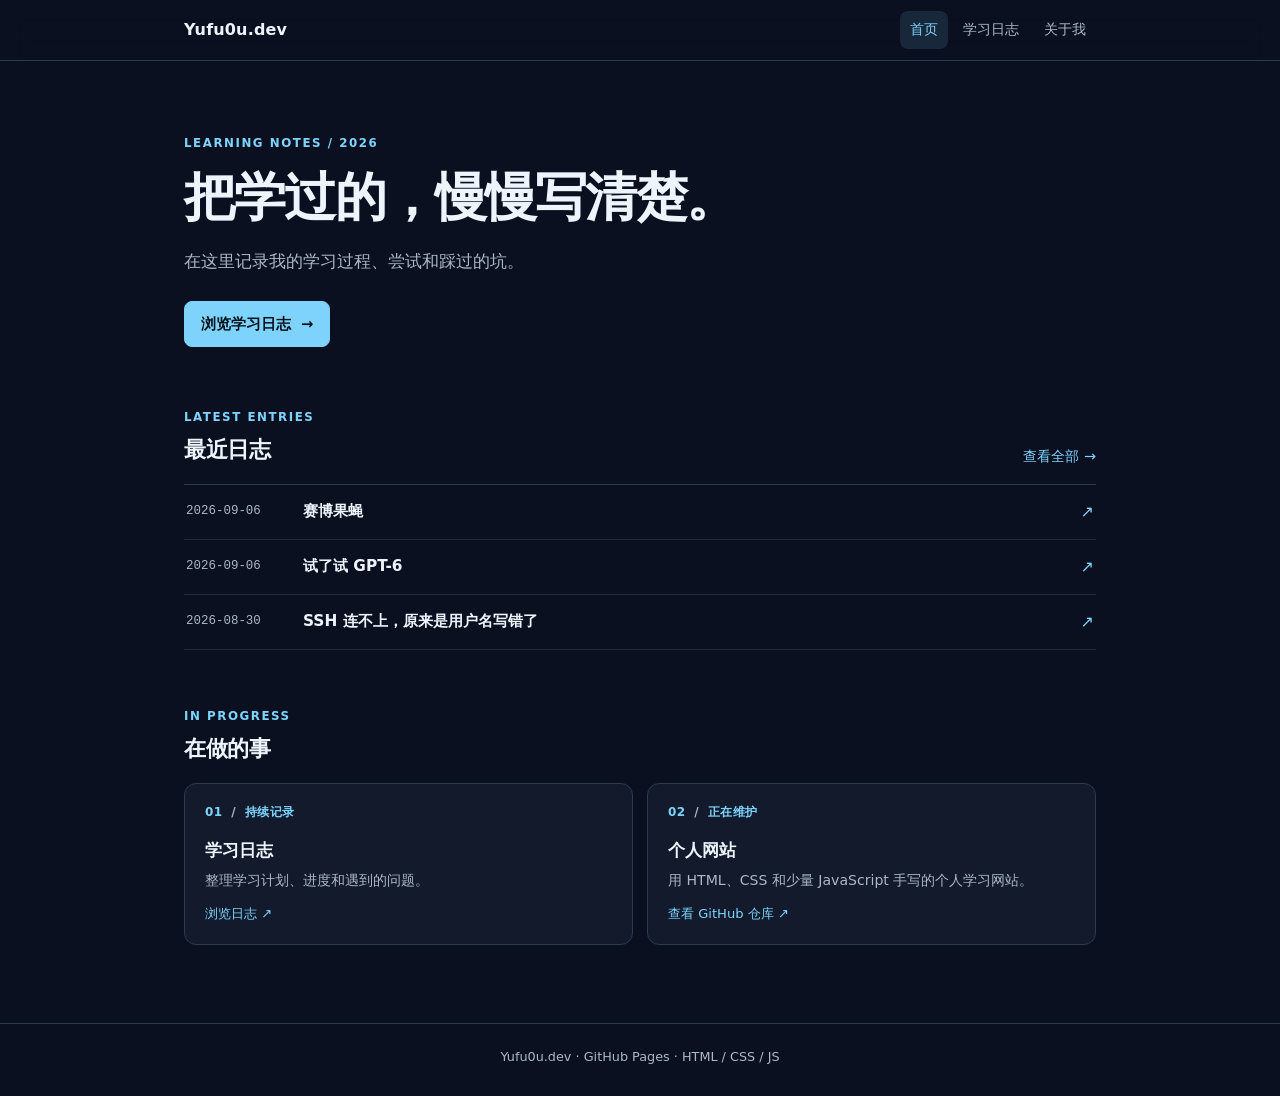
<file: index.html>
<!DOCTYPE html>
<html lang="zh-CN">
<head>
    <meta charset="UTF-8">
    <meta name="viewport" content="width=device-width, initial-scale=1.0">
    <title>Yufu0u 的学习手记</title>
    <meta name="description" content="记录学习过程、尝试和踩过的坑，也方便以后重新找到它们。">
    <link rel="canonical" href="https://yufu0u.github.io/">
    <link rel="icon" href="favicon.svg" type="image/svg+xml">
    <link rel="stylesheet" href="style.css">
    <meta property="og:type" content="website">
    <meta property="og:site_name" content="Yufu0u.dev">
    <meta property="og:title" content="Yufu0u 的学习手记">
    <meta property="og:description" content="记录学习过程、尝试和踩过的坑，也方便以后重新找到它们。">
    <meta property="og:url" content="https://yufu0u.github.io/">
    <meta name="twitter:card" content="summary">
</head>
<body>
    <a class="skip-link" href="#main">跳到正文</a>

    <nav class="nav" aria-label="主导航">
        <div class="nav-inner">
            <a href="index.html" class="nav-logo">Yufu0u.dev</a>
            <div class="nav-links">
                <a href="index.html" class="active" aria-current="page">首页</a>
                <a href="blog.html">学习日志</a>
                <a href="about.html">关于我</a>
            </div>
        </div>
    </nav>

    <main id="main">
        <header class="hero">
            <p class="eyebrow">LEARNING NOTES <span aria-hidden="true">/</span> 2026</p>
            <h1>把学过的，<br class="mobile-break">慢慢写清楚。</h1>
            <p class="hero-desc">在这里记录我的学习过程、尝试和踩过的坑。</p>
            <a class="btn" href="blog.html">浏览学习日志 <span aria-hidden="true">→</span></a>
        </header>

        <section class="section recent-section" aria-labelledby="recent-heading">
            <div class="section-head">
                <div>
                    <p class="eyebrow">LATEST ENTRIES</p>
                    <h2 id="recent-heading">最近日志</h2>
                </div>
                <a class="text-link" href="blog.html">查看全部 <span aria-hidden="true">→</span></a>
            </div>
            <ol class="recent-list">
                <li>
                    <a href="posts/2026-09-06-cyber-fruit-fly.html">
                        <time datetime="2026-09-06">2026-09-06</time>
                        <span class="recent-title">赛博果蝇</span>
                        <span class="recent-arrow" aria-hidden="true">↗</span>
                    </a>
                </li>
                <li>
                    <a href="posts/2026-09-06-gpt-6-first-look.html">
                        <time datetime="2026-09-06">2026-09-06</time>
                        <span class="recent-title">试了试 GPT-6</span>
                        <span class="recent-arrow" aria-hidden="true">↗</span>
                    </a>
                </li>
                <li>
                    <a href="posts/2026-08-30-ssh-username-case.html">
                        <time datetime="2026-08-30">2026-08-30</time>
                        <span class="recent-title">SSH 连不上，原来是用户名写错了</span>
                        <span class="recent-arrow" aria-hidden="true">↗</span>
                    </a>
                </li>
            </ol>
        </section>

        <section class="section projects-section" aria-labelledby="projects-heading">
            <div class="section-head">
                <div>
                    <p class="eyebrow">IN PROGRESS</p>
                    <h2 id="projects-heading">在做的事</h2>
                </div>
            </div>
            <div class="cards">
                <a class="card" href="blog.html">
                    <span class="card-index">01 <span aria-hidden="true">/</span> 持续记录</span>
                    <h3>学习日志</h3>
                    <p>整理学习计划、进度和遇到的问题。</p>
                    <span class="card-link">浏览日志 <span aria-hidden="true">↗</span></span>
                </a>
                <a class="card" href="https://github.com/Yufu0u/Yufu0u.github.io" target="_blank" rel="noopener noreferrer">
                    <span class="card-index">02 <span aria-hidden="true">/</span> 正在维护</span>
                    <h3>个人网站</h3>
                    <p>用 HTML、CSS 和少量 JavaScript 手写的个人学习网站。</p>
                    <span class="card-link">查看 GitHub 仓库 <span aria-hidden="true">↗</span></span>
                </a>
            </div>
        </section>
    </main>

    <footer class="footer">
        <p>Yufu0u.dev <span aria-hidden="true">·</span> GitHub Pages <span aria-hidden="true">·</span> HTML / CSS / JS</p>
    </footer>
</body>
</html>
</file>
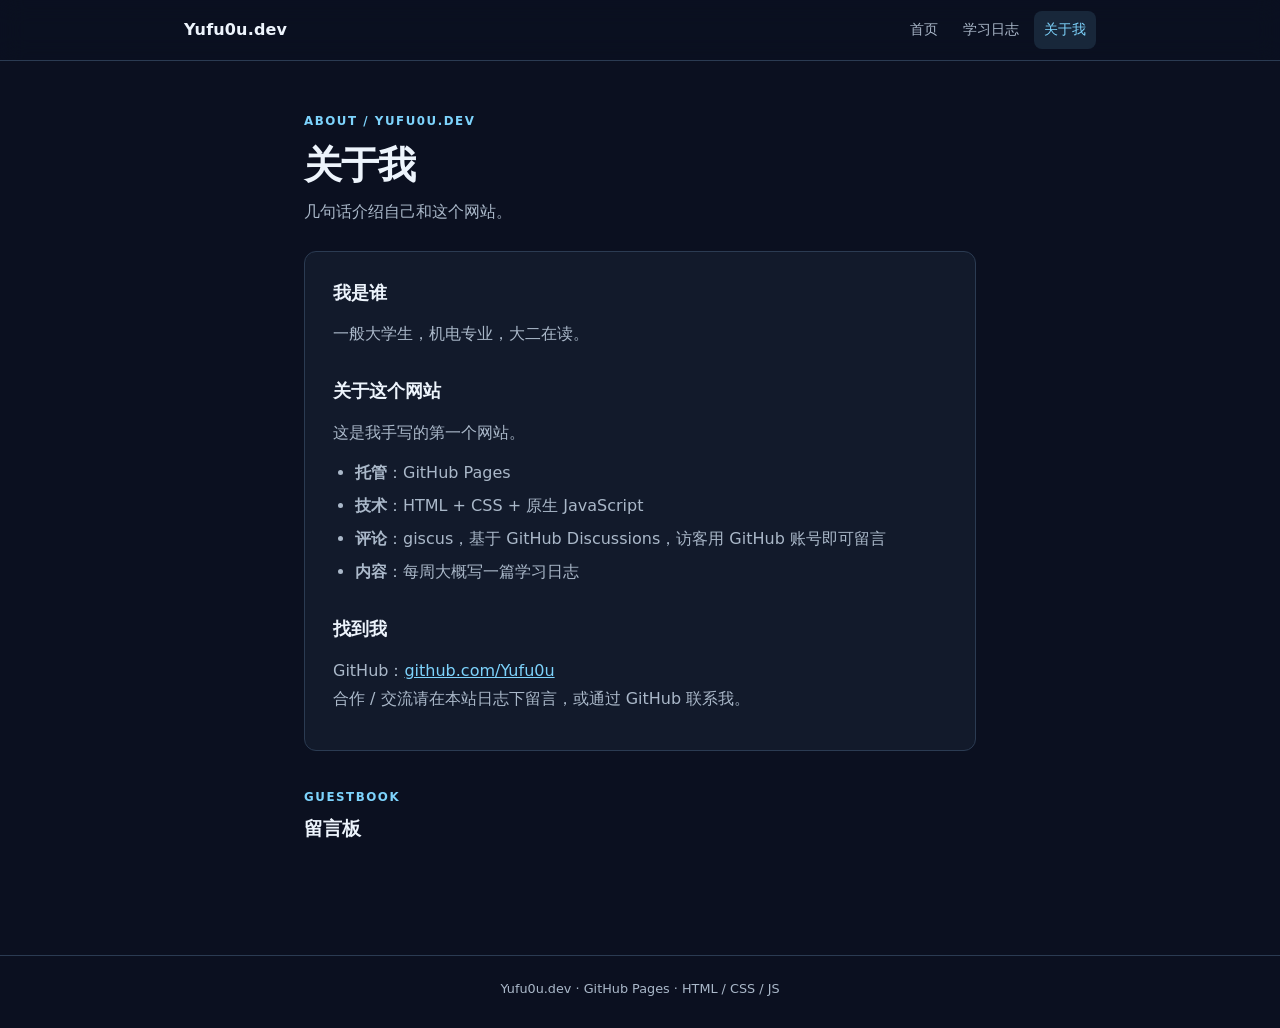
<file: about.html>
<!DOCTYPE html>
<html lang="zh-CN">
<head>
    <meta charset="UTF-8">
    <meta name="viewport" content="width=device-width, initial-scale=1.0">
    <title>关于我 | Yufu0u.dev</title>
    <meta name="description" content="关于 Yufu0u、这个学习网站，以及如何联系我。">
    <link rel="canonical" href="https://yufu0u.github.io/about.html">
    <link rel="icon" href="favicon.svg" type="image/svg+xml">
    <link rel="stylesheet" href="style.css">
    <meta property="og:type" content="website">
    <meta property="og:site_name" content="Yufu0u.dev">
    <meta property="og:title" content="关于我 | Yufu0u.dev">
    <meta property="og:description" content="关于 Yufu0u、这个学习网站，以及如何联系我。">
    <meta property="og:url" content="https://yufu0u.github.io/about.html">
    <meta name="twitter:card" content="summary">
</head>
<body>
    <a class="skip-link" href="#main">跳到正文</a>
    <nav class="nav" aria-label="主导航">
        <div class="nav-inner">
            <a href="index.html" class="nav-logo">Yufu0u.dev</a>
            <div class="nav-links">
                <a href="index.html">首页</a>
                <a href="blog.html">学习日志</a>
                <a href="about.html" class="active" aria-current="page">关于我</a>
            </div>
        </div>
    </nav>
    <main id="main">
        <div class="page">
            <header class="page-heading">
                <p class="eyebrow">ABOUT <span aria-hidden="true">/</span> Yufu0u.dev</p>
                <h1>关于我</h1>
                <p class="page-sub">几句话介绍自己和这个网站。</p>
            </header>
            <article class="post">
                <h2>我是谁</h2>
                <p>一般大学生，机电专业，大二在读。</p>

                <h2>关于这个网站</h2>
                <p>这是我手写的第一个网站。</p>
                <ul>
                    <li><b>托管</b>：GitHub Pages</li>
                    <li><b>技术</b>：HTML + CSS + 原生 JavaScript</li>
                    <li><b>评论</b>：giscus，基于 GitHub Discussions，访客用 GitHub 账号即可留言</li>
                    <li><b>内容</b>：每周大概写一篇学习日志</li>
                </ul>

                <h2>找到我</h2>
                <p>
                    GitHub：<a href="https://github.com/Yufu0u">github.com/Yufu0u</a><br>
                    合作 / 交流请在本站日志下留言，或通过 GitHub 联系我。
                </p>
            </article>
            <section class="comments" aria-labelledby="comments-heading">
                <p class="eyebrow">GUESTBOOK</p>
                <h2 id="comments-heading">留言板</h2>
                <script src="https://giscus.app/client.js"
                        data-repo="Yufu0u/Yufu0u.github.io"
                        data-repo-id="R_kgDOUIkBjw"
                        data-category="General"
                        data-category-id="DIC_kwDOUIkBj84DEgXz"
                        data-mapping="pathname"
                        data-strict="0"
                        data-reactions-enabled="1"
                        data-emit-metadata="0"
                        data-input-position="bottom"
                        data-theme="transparent_dark"
                        data-lang="zh-CN"
                        crossorigin="anonymous"
                        async>
                </script>
            </section>
        </div>
    </main>
    <footer class="footer"><p>Yufu0u.dev <span aria-hidden="true">·</span> GitHub Pages <span aria-hidden="true">·</span> HTML / CSS / JS</p></footer>
</body>
</html>
</file>
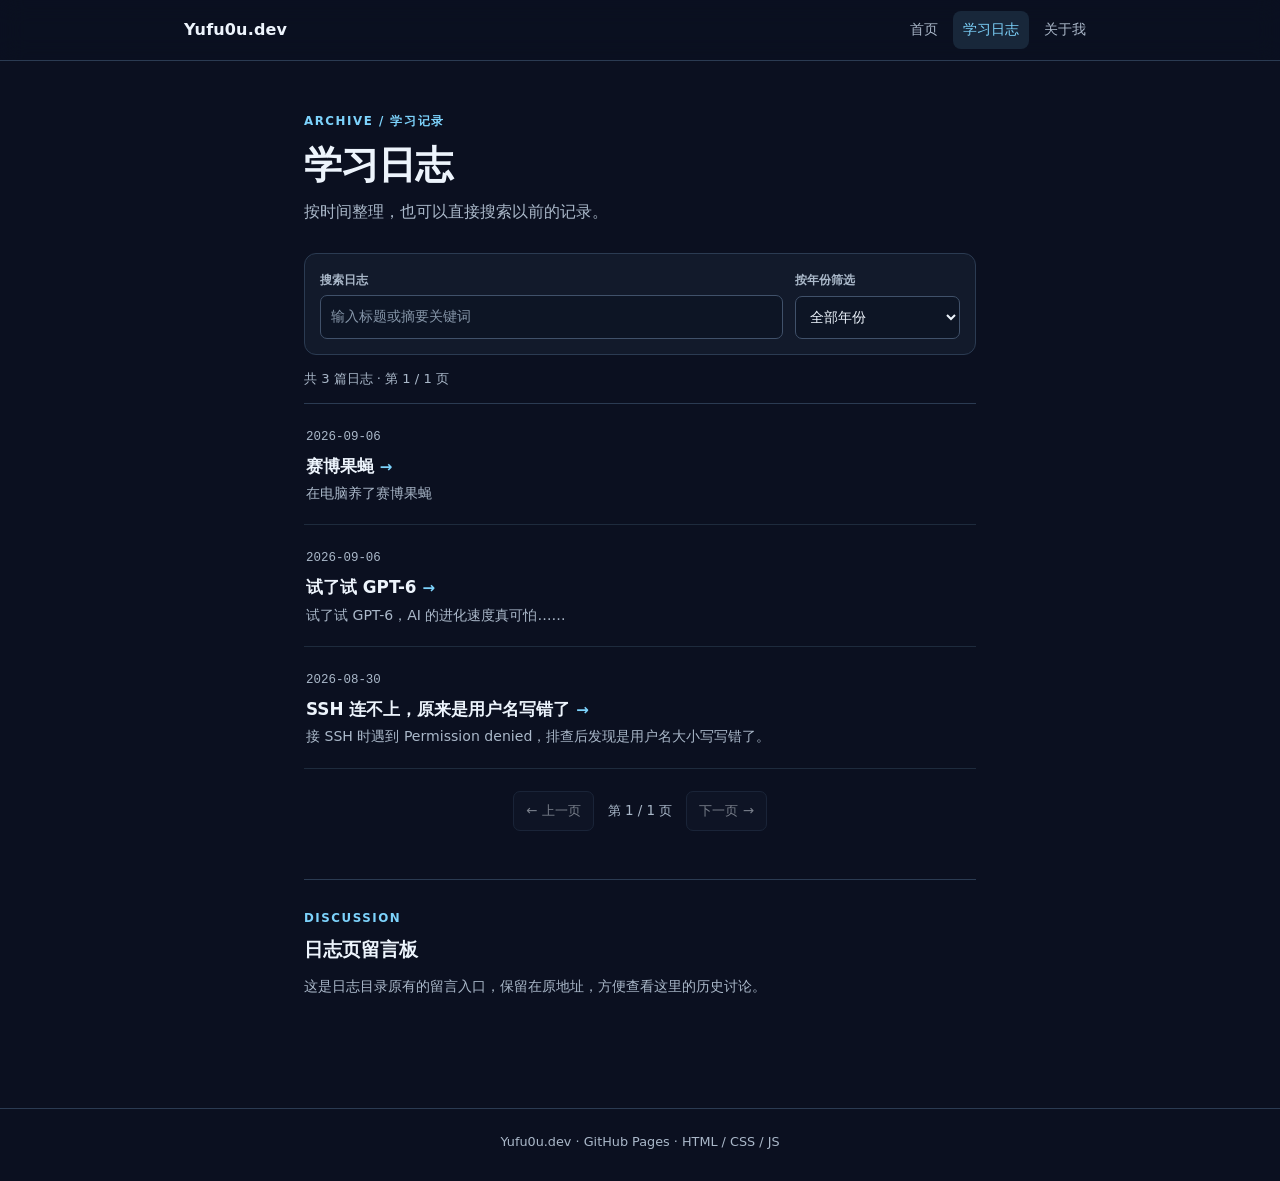
<file: blog.html>
<!DOCTYPE html>
<html lang="zh-CN">
<head>
    <meta charset="UTF-8">
    <meta name="viewport" content="width=device-width, initial-scale=1.0">
    <title>学习日志 | Yufu0u.dev</title>
    <meta name="description" content="浏览 Yufu0u 的学习记录，可按年份筛选或搜索标题与摘要。">
    <link rel="canonical" href="https://yufu0u.github.io/blog.html">
    <link rel="icon" href="favicon.svg" type="image/svg+xml">
    <link rel="stylesheet" href="style.css">
    <meta property="og:type" content="website">
    <meta property="og:site_name" content="Yufu0u.dev">
    <meta property="og:title" content="学习日志 | Yufu0u.dev">
    <meta property="og:description" content="浏览学习记录，可按年份筛选或搜索标题与摘要。">
    <meta property="og:url" content="https://yufu0u.github.io/blog.html">
    <meta name="twitter:card" content="summary">
</head>
<body>
    <a class="skip-link" href="#main">跳到正文</a>

    <nav class="nav" aria-label="主导航">
        <div class="nav-inner">
            <a href="index.html" class="nav-logo">Yufu0u.dev</a>
            <div class="nav-links">
                <a href="index.html">首页</a>
                <a href="blog.html" class="active" aria-current="page">学习日志</a>
                <a href="about.html">关于我</a>
            </div>
        </div>
    </nav>

    <main id="main">
        <div class="page archive-page">
            <header class="page-heading">
                <p class="eyebrow">ARCHIVE <span aria-hidden="true">/</span> 学习记录</p>
                <h1>学习日志</h1>
                <p class="page-sub">按时间整理，也可以直接搜索以前的记录。</p>
            </header>

            <form class="archive-controls" id="archive-filters" role="search" hidden>
                <div class="field search-field">
                    <label for="archive-search">搜索日志</label>
                    <input id="archive-search" name="q" type="search" placeholder="输入标题或摘要关键词" autocomplete="off">
                </div>
                <div class="field year-field">
                    <label for="archive-year">按年份筛选</label>
                    <select id="archive-year" name="year">
                        <option value="all">全部年份</option>
                    </select>
                </div>
            </form>

            <p class="archive-fallback" id="archive-fallback">完整目录如下，选择标题即可阅读文章。</p>
            <p class="archive-status" id="archive-status" aria-live="polite">日志按日期从新到旧排列。</p>
            <p class="archive-empty" id="archive-empty" hidden>没有找到符合条件的日志，请调整关键词或年份。</p>

            <ol class="archive-list" id="archive-list" aria-label="日志目录">
                <li class="archive-entry" data-year="2026" data-search="赛博果蝇 在电脑养了赛博果蝇">
                    <article>
                        <time datetime="2026-09-06">2026-09-06</time>
                        <h2><a href="posts/2026-09-06-cyber-fruit-fly.html">赛博果蝇 <span aria-hidden="true">→</span></a></h2>
                        <p>在电脑养了赛博果蝇</p>
                    </article>
                </li>
                <li class="archive-entry" data-year="2026" data-search="试了试 GPT-6 试了试 GPT-6 AI 的进化速度真可怕">
                    <article>
                        <time datetime="2026-09-06">2026-09-06</time>
                        <h2><a href="posts/2026-09-06-gpt-6-first-look.html">试了试 GPT-6 <span aria-hidden="true">→</span></a></h2>
                        <p>试了试 GPT-6，AI 的进化速度真可怕……</p>
                    </article>
                </li>
                <li class="archive-entry" data-year="2026" data-search="SSH 连不上 原来是用户名写错了 Permission denied 接 SSH 用户名 大小写">
                    <article>
                        <time datetime="2026-08-30">2026-08-30</time>
                        <h2><a href="posts/2026-08-30-ssh-username-case.html">SSH 连不上，原来是用户名写错了 <span aria-hidden="true">→</span></a></h2>
                        <p>接 SSH 时遇到 Permission denied，排查后发现是用户名大小写写错了。</p>
                    </article>
                </li>
            </ol>

            <nav class="pagination" id="archive-pagination" aria-label="日志分页" hidden>
                <button class="page-button" id="page-previous" type="button">← 上一页</button>
                <span id="page-indicator" aria-live="polite">第 1 / 1 页</span>
                <button class="page-button" id="page-next" type="button">下一页 →</button>
            </nav>

            <section class="legacy-discussion" id="legacy-discussion" aria-labelledby="legacy-heading">
                <p class="eyebrow">DISCUSSION</p>
                <h2 id="legacy-heading">日志页留言板</h2>
                <p>这是日志目录原有的留言入口，保留在原地址，方便查看这里的历史讨论。</p>
                <script src="https://giscus.app/client.js"
                        data-repo="Yufu0u/Yufu0u.github.io"
                        data-repo-id="R_kgDOUIkBjw"
                        data-category="General"
                        data-category-id="DIC_kwDOUIkBj84DEgXz"
                        data-mapping="pathname"
                        data-strict="0"
                        data-reactions-enabled="1"
                        data-emit-metadata="0"
                        data-input-position="bottom"
                        data-theme="transparent_dark"
                        data-lang="zh-CN"
                        crossorigin="anonymous"
                        async>
                </script>
            </section>
        </div>
    </main>

    <footer class="footer">
        <p>Yufu0u.dev <span aria-hidden="true">·</span> GitHub Pages <span aria-hidden="true">·</span> HTML / CSS / JS</p>
    </footer>
    <script src="archive.js" defer></script>
</body>
</html>
</file>
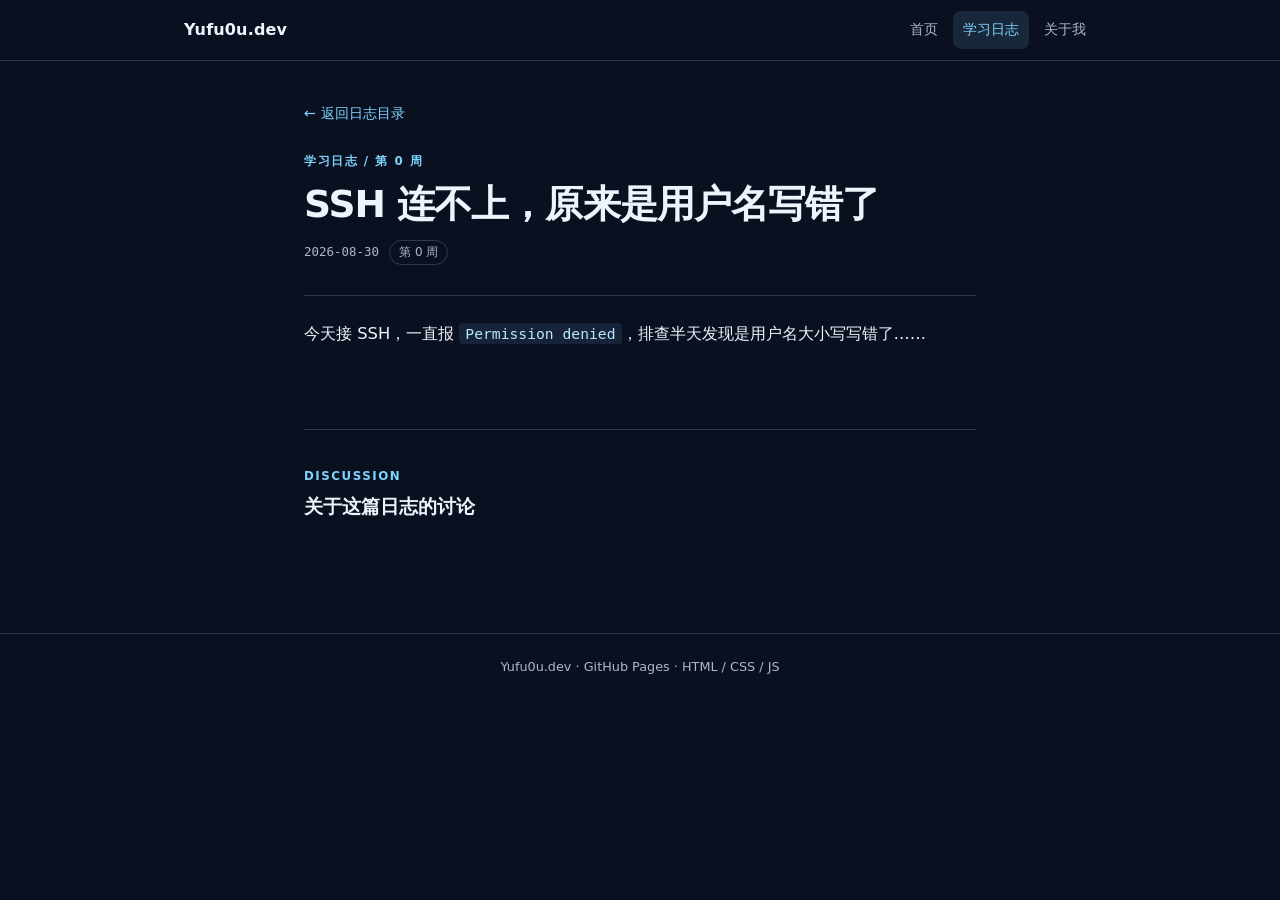
<file: posts/2026-08-30-ssh-username-case.html>
<!DOCTYPE html>
<html lang="zh-CN">
<head>
    <meta charset="UTF-8">
    <meta name="viewport" content="width=device-width, initial-scale=1.0">
    <title>SSH 连不上，原来是用户名写错了 | 学习日志 | Yufu0u.dev</title>
    <meta name="description" content="排查 SSH 的 Permission denied 后，发现是用户名大小写写错了。Yufu0u 的 2026-08-30 学习日志。">
    <link rel="canonical" href="https://yufu0u.github.io/posts/2026-08-30-ssh-username-case.html">
    <link rel="icon" href="../favicon.svg" type="image/svg+xml">
    <link rel="stylesheet" href="../style.css">
    <meta property="og:type" content="article">
    <meta property="og:site_name" content="Yufu0u.dev">
    <meta property="og:title" content="SSH 连不上，原来是用户名写错了 | Yufu0u.dev">
    <meta property="og:description" content="Permission denied 排查记录：问题出在用户名大小写。">
    <meta property="og:url" content="https://yufu0u.github.io/posts/2026-08-30-ssh-username-case.html">
    <meta name="twitter:card" content="summary">
</head>
<body>
    <a class="skip-link" href="#main">跳到正文</a>
    <nav class="nav" aria-label="主导航">
        <div class="nav-inner">
            <a href="../index.html" class="nav-logo">Yufu0u.dev</a>
            <div class="nav-links">
                <a href="../index.html">首页</a>
                <a href="../blog.html" class="active" aria-current="location">学习日志</a>
                <a href="../about.html">关于我</a>
            </div>
        </div>
    </nav>
    <main id="main">
        <article class="page article-page">
            <a class="back-link" href="../blog.html">← 返回日志目录</a>
            <header class="article-heading">
                <p class="eyebrow">学习日志 <span aria-hidden="true">/</span> 第 0 周</p>
                <h1>SSH 连不上，原来是用户名写错了</h1>
                <div class="post-meta"><time datetime="2026-08-30">2026-08-30</time><span class="tag">第 0 周</span></div>
            </header>
            <div class="article-content">
                <p>今天接 SSH，一直报 <code>Permission denied</code>，排查半天发现是用户名大小写写错了……</p>
            </div>
            <section class="comments" aria-labelledby="comments-heading">
                <p class="eyebrow">DISCUSSION</p>
                <h2 id="comments-heading">关于这篇日志的讨论</h2>
                <script src="https://giscus.app/client.js"
                        data-repo="Yufu0u/Yufu0u.github.io"
                        data-repo-id="R_kgDOUIkBjw"
                        data-category="General"
                        data-category-id="DIC_kwDOUIkBj84DEgXz"
                        data-mapping="pathname"
                        data-strict="0"
                        data-reactions-enabled="1"
                        data-emit-metadata="0"
                        data-input-position="bottom"
                        data-theme="transparent_dark"
                        data-lang="zh-CN"
                        crossorigin="anonymous"
                        async>
                </script>
            </section>
        </article>
    </main>
    <footer class="footer"><p>Yufu0u.dev <span aria-hidden="true">·</span> GitHub Pages <span aria-hidden="true">·</span> HTML / CSS / JS</p></footer>
</body>
</html>
</file>
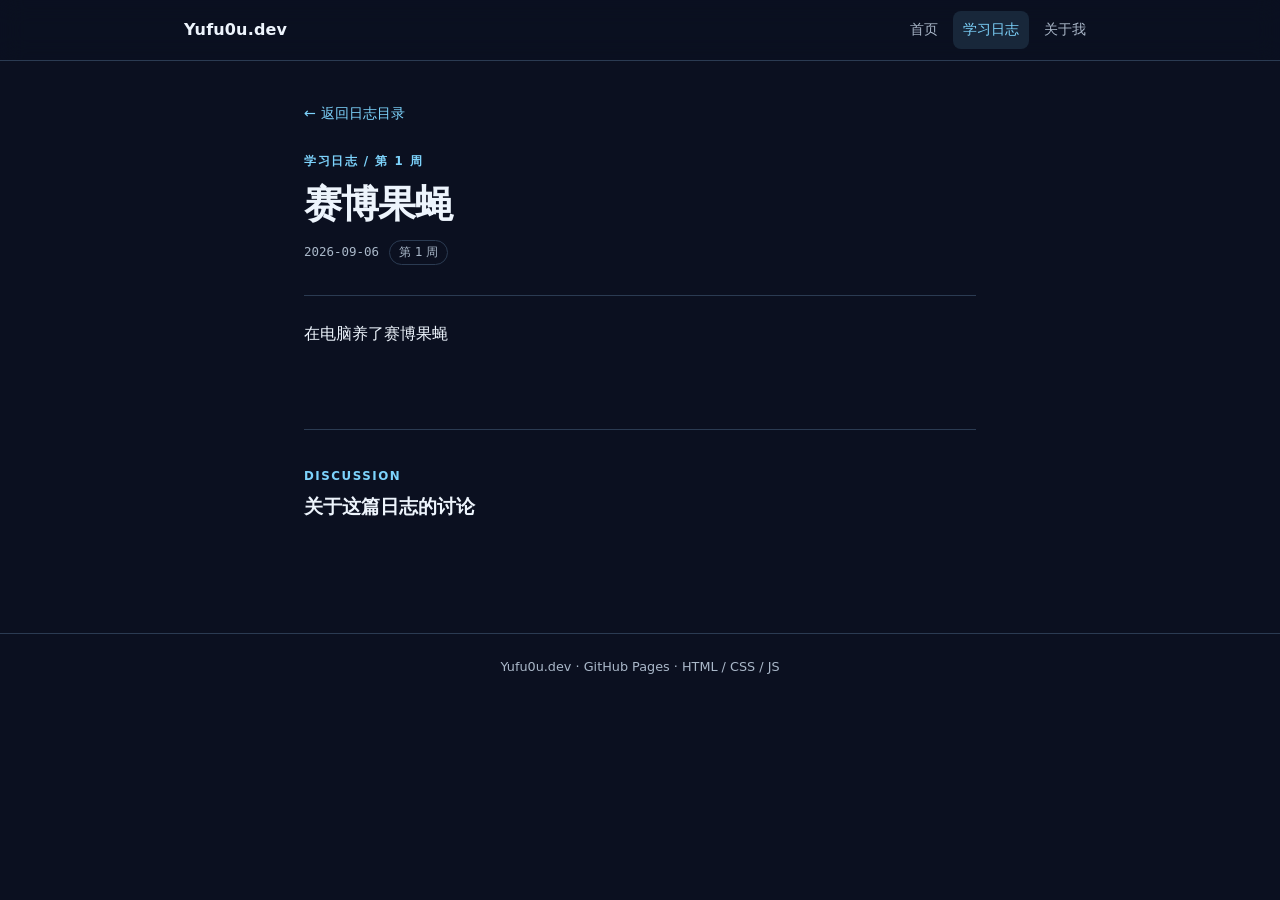
<file: posts/2026-09-06-cyber-fruit-fly.html>
<!DOCTYPE html>
<html lang="zh-CN">
<head>
    <meta charset="UTF-8">
    <meta name="viewport" content="width=device-width, initial-scale=1.0">
    <title>赛博果蝇 | 学习日志 | Yufu0u.dev</title>
    <meta name="description" content="在电脑养了赛博果蝇。Yufu0u 的 2026-09-06 学习日志。">
    <link rel="canonical" href="https://yufu0u.github.io/posts/2026-09-06-cyber-fruit-fly.html">
    <link rel="icon" href="../favicon.svg" type="image/svg+xml">
    <link rel="stylesheet" href="../style.css">
    <meta property="og:type" content="article">
    <meta property="og:site_name" content="Yufu0u.dev">
    <meta property="og:title" content="赛博果蝇 | Yufu0u.dev">
    <meta property="og:description" content="在电脑养了赛博果蝇。">
    <meta property="og:url" content="https://yufu0u.github.io/posts/2026-09-06-cyber-fruit-fly.html">
    <meta name="twitter:card" content="summary">
</head>
<body>
    <a class="skip-link" href="#main">跳到正文</a>
    <nav class="nav" aria-label="主导航">
        <div class="nav-inner">
            <a href="../index.html" class="nav-logo">Yufu0u.dev</a>
            <div class="nav-links">
                <a href="../index.html">首页</a>
                <a href="../blog.html" class="active" aria-current="location">学习日志</a>
                <a href="../about.html">关于我</a>
            </div>
        </div>
    </nav>
    <main id="main">
        <article class="page article-page">
            <a class="back-link" href="../blog.html">← 返回日志目录</a>
            <header class="article-heading">
                <p class="eyebrow">学习日志 <span aria-hidden="true">/</span> 第 1 周</p>
                <h1>赛博果蝇</h1>
                <div class="post-meta"><time datetime="2026-09-06">2026-09-06</time><span class="tag">第 1 周</span></div>
            </header>
            <div class="article-content">
                <p>在电脑养了赛博果蝇</p>
            </div>
            <section class="comments" aria-labelledby="comments-heading">
                <p class="eyebrow">DISCUSSION</p>
                <h2 id="comments-heading">关于这篇日志的讨论</h2>
                <script src="https://giscus.app/client.js"
                        data-repo="Yufu0u/Yufu0u.github.io"
                        data-repo-id="R_kgDOUIkBjw"
                        data-category="General"
                        data-category-id="DIC_kwDOUIkBj84DEgXz"
                        data-mapping="pathname"
                        data-strict="0"
                        data-reactions-enabled="1"
                        data-emit-metadata="0"
                        data-input-position="bottom"
                        data-theme="transparent_dark"
                        data-lang="zh-CN"
                        crossorigin="anonymous"
                        async>
                </script>
            </section>
        </article>
    </main>
    <footer class="footer"><p>Yufu0u.dev <span aria-hidden="true">·</span> GitHub Pages <span aria-hidden="true">·</span> HTML / CSS / JS</p></footer>
</body>
</html>
</file>
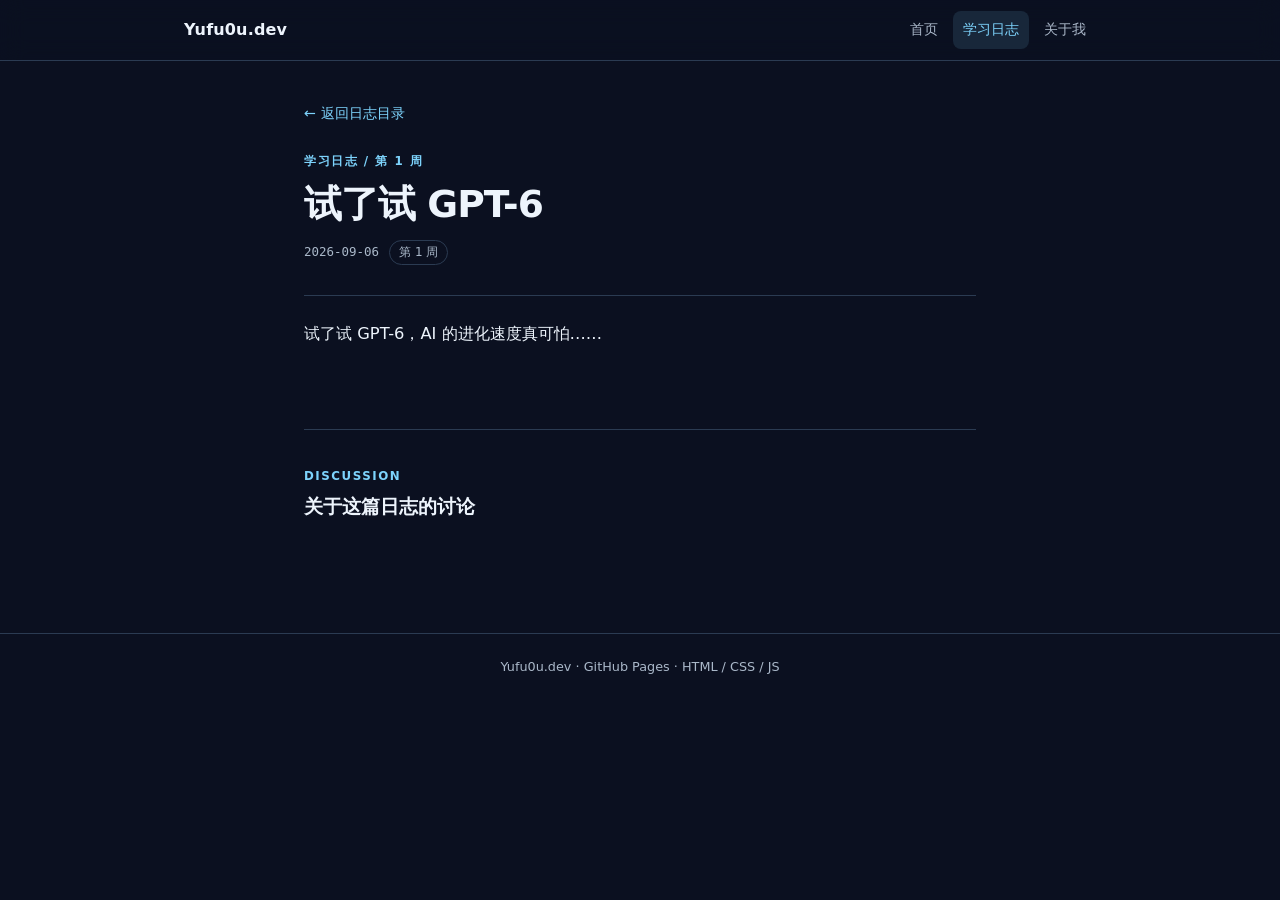
<file: posts/2026-09-06-gpt-6-first-look.html>
<!DOCTYPE html>
<html lang="zh-CN">
<head>
    <meta charset="UTF-8">
    <meta name="viewport" content="width=device-width, initial-scale=1.0">
    <title>试了试 GPT-6 | 学习日志 | Yufu0u.dev</title>
    <meta name="description" content="试了试 GPT-6，AI 的进化速度真可怕……Yufu0u 的 2026-09-06 学习日志。">
    <link rel="canonical" href="https://yufu0u.github.io/posts/2026-09-06-gpt-6-first-look.html">
    <link rel="icon" href="../favicon.svg" type="image/svg+xml">
    <link rel="stylesheet" href="../style.css">
    <meta property="og:type" content="article">
    <meta property="og:site_name" content="Yufu0u.dev">
    <meta property="og:title" content="试了试 GPT-6 | Yufu0u.dev">
    <meta property="og:description" content="试了试 GPT-6，AI 的进化速度真可怕……">
    <meta property="og:url" content="https://yufu0u.github.io/posts/2026-09-06-gpt-6-first-look.html">
    <meta name="twitter:card" content="summary">
</head>
<body>
    <a class="skip-link" href="#main">跳到正文</a>
    <nav class="nav" aria-label="主导航">
        <div class="nav-inner">
            <a href="../index.html" class="nav-logo">Yufu0u.dev</a>
            <div class="nav-links">
                <a href="../index.html">首页</a>
                <a href="../blog.html" class="active" aria-current="location">学习日志</a>
                <a href="../about.html">关于我</a>
            </div>
        </div>
    </nav>
    <main id="main">
        <article class="page article-page">
            <a class="back-link" href="../blog.html">← 返回日志目录</a>
            <header class="article-heading">
                <p class="eyebrow">学习日志 <span aria-hidden="true">/</span> 第 1 周</p>
                <h1>试了试 GPT-6</h1>
                <div class="post-meta"><time datetime="2026-09-06">2026-09-06</time><span class="tag">第 1 周</span></div>
            </header>
            <div class="article-content">
                <p>试了试 GPT-6，AI 的进化速度真可怕……</p>
            </div>
            <section class="comments" aria-labelledby="comments-heading">
                <p class="eyebrow">DISCUSSION</p>
                <h2 id="comments-heading">关于这篇日志的讨论</h2>
                <script src="https://giscus.app/client.js"
                        data-repo="Yufu0u/Yufu0u.github.io"
                        data-repo-id="R_kgDOUIkBjw"
                        data-category="General"
                        data-category-id="DIC_kwDOUIkBj84DEgXz"
                        data-mapping="pathname"
                        data-strict="0"
                        data-reactions-enabled="1"
                        data-emit-metadata="0"
                        data-input-position="bottom"
                        data-theme="transparent_dark"
                        data-lang="zh-CN"
                        crossorigin="anonymous"
                        async>
                </script>
            </section>
        </article>
    </main>
    <footer class="footer"><p>Yufu0u.dev <span aria-hidden="true">·</span> GitHub Pages <span aria-hidden="true">·</span> HTML / CSS / JS</p></footer>
</body>
</html>
</file>
<file: style.css>
:root {
    color-scheme: dark;
    --bg: #0b1020;
    --surface: #121a2b;
    --surface-raised: #172338;
    --text: #edf4fc;
    --muted: #aab8c9;
    --accent: #7dd3fc;
    --accent-strong: #38bdf8;
    --accent-soft: rgba(125, 211, 252, .12);
    --border: #2b3b52;
    --border-soft: #1e2b3d;
    --page: 960px;
    --reading: 720px;
    --radius: 12px;
    --mono: Consolas, "Cascadia Mono", monospace;
}

* { box-sizing: border-box; }
html { scroll-behavior: smooth; }
body {
    margin: 0;
    min-width: 320px;
    background: var(--bg);
    color: var(--text);
    font-family: "Microsoft YaHei", "PingFang SC", system-ui, sans-serif;
    line-height: 1.75;
    -webkit-font-smoothing: antialiased;
}
a { color: var(--accent); }
a:focus-visible, button:focus-visible, input:focus-visible, select:focus-visible {
    outline: 2px solid var(--accent);
    outline-offset: 3px;
}
[hidden] { display: none !important; }

.skip-link {
    position: absolute;
    z-index: 100;
    top: 0;
    left: -9999px;
    padding: 9px 14px;
    border-radius: 0 0 8px 0;
    background: var(--accent);
    color: var(--bg);
    font-weight: 700;
    text-decoration: none;
}
.skip-link:focus { left: 0; }

.nav {
    position: sticky;
    z-index: 50;
    top: 0;
    border-bottom: 1px solid var(--border);
    background: rgba(11, 16, 32, .94);
    backdrop-filter: blur(12px);
}
.nav-inner {
    display: flex;
    width: min(100%, var(--page));
    min-height: 60px;
    align-items: center;
    justify-content: space-between;
    gap: 16px;
    margin: 0 auto;
    padding: 8px 24px;
}
.nav-logo {
    flex: 0 0 auto;
    color: var(--text);
    font-size: 1rem;
    font-weight: 750;
    letter-spacing: .01em;
    text-decoration: none;
}
.nav-links { display: flex; align-items: center; gap: 5px; }
.nav-links a {
    border-radius: 8px;
    padding: 6px 10px;
    color: var(--muted);
    font-size: .9rem;
    text-decoration: none;
    transition: color .16s, background .16s;
}
.nav-links a:hover { background: rgba(255, 255, 255, .06); color: var(--text); }
.nav-links a.active { background: var(--accent-soft); color: var(--accent); }

.hero, .section { width: min(100%, var(--page)); margin: 0 auto; padding-right: 24px; padding-left: 24px; }
.hero { padding-top: 74px; padding-bottom: 62px; }
.eyebrow {
    margin: 0 0 11px;
    color: var(--accent);
    font-size: .74rem;
    font-weight: 750;
    letter-spacing: .13em;
    line-height: 1.5;
    text-transform: uppercase;
}
.hero h1 {
    max-width: 820px;
    margin: 0 0 17px;
    font-size: clamp(2rem, 5.2vw, 3.25rem);
    letter-spacing: -.035em;
    line-height: 1.27;
}
.mobile-break { display: none; }
.hero-desc { max-width: 600px; margin: 0 0 25px; color: var(--muted); font-size: 1.05rem; }
.btn {
    display: inline-flex;
    min-height: 44px;
    align-items: center;
    gap: 10px;
    border: 1px solid var(--accent);
    border-radius: 8px;
    padding: 9px 16px;
    background: var(--accent);
    color: #07111c;
    font-size: .92rem;
    font-weight: 750;
    text-decoration: none;
    transition: background .16s, transform .16s;
}
.btn:hover { transform: translateY(-1px); background: var(--accent-strong); }

.section { padding-bottom: 58px; }
.section-head {
    display: flex;
    align-items: end;
    justify-content: space-between;
    gap: 16px;
    margin-bottom: 15px;
}
.section-head .eyebrow { margin-bottom: 3px; }
.section h2, .section-head h2 { margin: 0; font-size: 1.4rem; letter-spacing: -.015em; }
.text-link { flex: 0 0 auto; font-size: .9rem; text-decoration: none; }
.text-link:hover, .back-link:hover { color: #b4e8ff; text-decoration: underline; text-underline-offset: 4px; }

.recent-list { margin: 0; padding: 0; border-top: 1px solid var(--border); list-style: none; }
.recent-list li { border-bottom: 1px solid var(--border-soft); }
.recent-list a {
    display: grid;
    min-height: 54px;
    grid-template-columns: 105px minmax(0, 1fr) 22px;
    align-items: center;
    gap: 12px;
    padding: 9px 2px;
    color: var(--text);
    text-decoration: none;
}
.recent-list a:hover .recent-title { color: var(--accent); }
.recent-list time, .archive-entry time, .post-meta time { color: var(--muted); font-family: var(--mono); font-size: .78rem; }
.recent-title { overflow-wrap: anywhere; font-size: .96rem; font-weight: 600; transition: color .15s; }
.recent-arrow { color: var(--accent); text-align: right; }

.cards { display: grid; grid-template-columns: repeat(2, minmax(0, 1fr)); gap: 14px; }
.card {
    display: flex;
    min-height: 155px;
    flex-direction: column;
    align-items: flex-start;
    border: 1px solid var(--border);
    border-radius: var(--radius);
    padding: 18px 20px;
    background: var(--surface);
    color: var(--text);
    text-decoration: none;
    transition: border-color .16s, background .16s, transform .16s;
}
.card:hover { transform: translateY(-2px); border-color: #58708d; background: var(--surface-raised); }
.card-index { color: var(--accent); font-size: .75rem; font-weight: 700; letter-spacing: .04em; }
.card-index span { padding: 0 4px; color: var(--muted); }
.card h3 { margin: 12px 0 3px; font-size: 1.08rem; }
.card p { margin: 0 0 10px; color: var(--muted); font-size: .88rem; }
.card-link { margin-top: auto; color: var(--accent); font-size: .82rem; }

.page { width: min(100%, var(--reading)); margin: 0 auto; padding: 52px 24px 72px; }
.page-heading { margin-bottom: 25px; }
.page-heading .eyebrow { margin-bottom: 9px; }
.page h1 { margin: 0 0 7px; font-size: clamp(1.8rem, 5vw, 2.35rem); letter-spacing: -.025em; line-height: 1.35; }
.page-sub { margin: 0; color: var(--muted); }

.archive-controls {
    display: grid;
    grid-template-columns: minmax(0, 1fr) 165px;
    gap: 12px;
    margin: 27px 0 13px;
    padding: 15px;
    border: 1px solid var(--border);
    border-radius: var(--radius);
    background: var(--surface);
}
.field { display: grid; gap: 5px; }
.field label { color: var(--muted); font-size: .78rem; font-weight: 650; }
.field input, .field select {
    width: 100%;
    min-height: 42px;
    border: 1px solid #40516a;
    border-radius: 7px;
    padding: 8px 10px;
    background: #0d1525;
    color: var(--text);
    font: inherit;
    font-size: .9rem;
}
.field input::placeholder { color: #8797aa; }
.archive-fallback, .archive-status { margin: 0 0 12px; color: var(--muted); font-size: .82rem; }
.archive-empty {
    margin: 10px 0 16px;
    border: 1px dashed var(--border);
    border-radius: 8px;
    padding: 18px;
    color: var(--muted);
    text-align: center;
}
.archive-list { margin: 0; padding: 0; border-top: 1px solid var(--border); list-style: none; }
.archive-entry { border-bottom: 1px solid var(--border-soft); }
.archive-entry article { padding: 17px 2px 19px; }
.archive-entry h2 { margin: 5px 0 2px; font-size: 1.05rem; line-height: 1.5; }
.archive-entry h2 a { color: var(--text); text-decoration: none; text-underline-offset: 4px; }
.archive-entry h2 a:hover { color: var(--accent); text-decoration: underline; }
.archive-entry h2 span { display: inline-block; color: var(--accent); font-size: .9em; transition: transform .15s; }
.archive-entry h2 a:hover span { transform: translateX(3px); }
.archive-entry p { margin: 0; color: var(--muted); font-size: .88rem; }
.pagination {
    display: flex;
    align-items: center;
    justify-content: center;
    gap: 14px;
    margin: 22px 0 0;
    color: var(--muted);
    font-size: .84rem;
}
.page-button {
    min-height: 40px;
    border: 1px solid var(--border);
    border-radius: 7px;
    padding: 7px 12px;
    background: var(--surface);
    color: var(--text);
    font: inherit;
    cursor: pointer;
}
.page-button:hover:not(:disabled) { border-color: var(--accent); color: var(--accent); }
.page-button:disabled { cursor: not-allowed; opacity: .48; }

.legacy-discussion { margin-top: 48px; border-top: 1px solid var(--border); padding-top: 30px; }
.legacy-discussion .eyebrow, .comments .eyebrow { margin-bottom: 5px; }
.legacy-discussion h2, .comments h2 { margin: 0 0 8px; font-size: 1.2rem; }
.legacy-discussion > p:not(.eyebrow) { margin: 0 0 17px; color: var(--muted); font-size: .88rem; }

.article-page { padding-top: 38px; }
.back-link { display: inline-block; margin-bottom: 27px; color: var(--accent); font-size: .9rem; text-decoration: none; }
.article-heading { margin-bottom: 30px; }
.article-heading .eyebrow { margin-bottom: 8px; }
.article-heading h1 { margin-bottom: 10px; }
.post-meta { display: flex; align-items: center; gap: 10px; }
.tag { border: 1px solid var(--border); border-radius: 999px; padding: 1px 9px; color: var(--muted); font-size: .75rem; }
.article-content {
    min-height: 135px;
    border-top: 1px solid var(--border);
    border-bottom: 1px solid var(--border);
    padding: 24px 0 30px;
    font-size: 1.02rem;
}
.article-content p { margin: 0 0 1em; }
.article-content p:last-child { margin-bottom: 0; }
.article-content code, .post code { border-radius: 4px; padding: 2px 6px; background: var(--surface-raised); color: #b8e8ff; font-family: var(--mono); font-size: .9em; }
.comments { margin-top: 38px; }
.comments h2 { margin-bottom: 17px; }

.post {
    border: 1px solid var(--border);
    border-radius: var(--radius);
    padding: 25px 28px;
    background: var(--surface);
}
.post h2 { margin: 0 0 12px; font-size: 1.14rem; }
.post h2:not(:first-child) { margin-top: 27px; }
.post p, .post li { color: var(--muted); }
.post p { margin: 0 0 12px; }
.post ul { margin: 0 0 14px; padding-left: 22px; }
.post li { margin-bottom: 5px; }
.post a { color: var(--accent); }

.error { width: min(100%, var(--reading)); margin: 0 auto; padding: 92px 24px; text-align: center; }
.error .code { margin: 0 0 8px; color: var(--accent); font-family: var(--mono); font-size: clamp(3.5rem, 12vw, 5.5rem); font-weight: 800; line-height: 1.05; }
.error h1 { margin: 0 0 8px; font-size: 1.5rem; }
.error p:not(.eyebrow) { margin: 0 0 24px; color: var(--muted); }

.footer { margin-top: 20px; border-top: 1px solid var(--border); }
.footer p { width: min(100%, var(--page)); margin: 0 auto; padding: 22px 24px 28px; color: var(--muted); font-size: .8rem; text-align: center; }

@media (max-width: 600px) {
    .nav-inner { min-height: 56px; gap: 5px; padding: 7px 14px; }
    .nav-logo { font-size: .92rem; }
    .nav-links { gap: 0; }
    .nav-links a { padding: 6px 7px; font-size: .82rem; }
    .hero, .section { padding-right: 18px; padding-left: 18px; }
    .hero { padding-top: 52px; padding-bottom: 44px; }
    .mobile-break { display: initial; }
    .hero h1 { font-size: clamp(2rem, 8vw, 2.6rem); }
    .hero-desc { font-size: .96rem; }
    .section { padding-bottom: 42px; }
    .section-head { align-items: end; }
    .section h2, .section-head h2 { font-size: 1.24rem; }
    .recent-list a { grid-template-columns: 82px minmax(0, 1fr) 16px; gap: 8px; }
    .recent-list time { font-size: .68rem; }
    .recent-title { font-size: .88rem; }
    .cards { grid-template-columns: 1fr; gap: 10px; }
    .card { min-height: 137px; padding: 16px 17px; }
    .page { padding: 38px 18px 54px; }
    .archive-controls { grid-template-columns: 1fr; padding: 12px; }
    .archive-entry article { padding: 15px 1px 17px; }
    .archive-entry h2 { font-size: 1rem; }
    .pagination { gap: 8px; }
    .page-button { padding: 7px 9px; font-size: .8rem; }
    .legacy-discussion { margin-top: 38px; padding-top: 24px; }
    .article-page { padding-top: 29px; }
    .article-heading { margin-bottom: 23px; }
    .post { padding: 20px 18px; }
    .error { padding: 64px 18px; }
    .footer p { padding: 19px 16px 24px; }
}

@media (prefers-reduced-motion: reduce) {
    html { scroll-behavior: auto; }
    *, *::before, *::after { scroll-behavior: auto !important; transition-duration: .01ms !important; animation-duration: .01ms !important; animation-iteration-count: 1 !important; }
}
</file>
